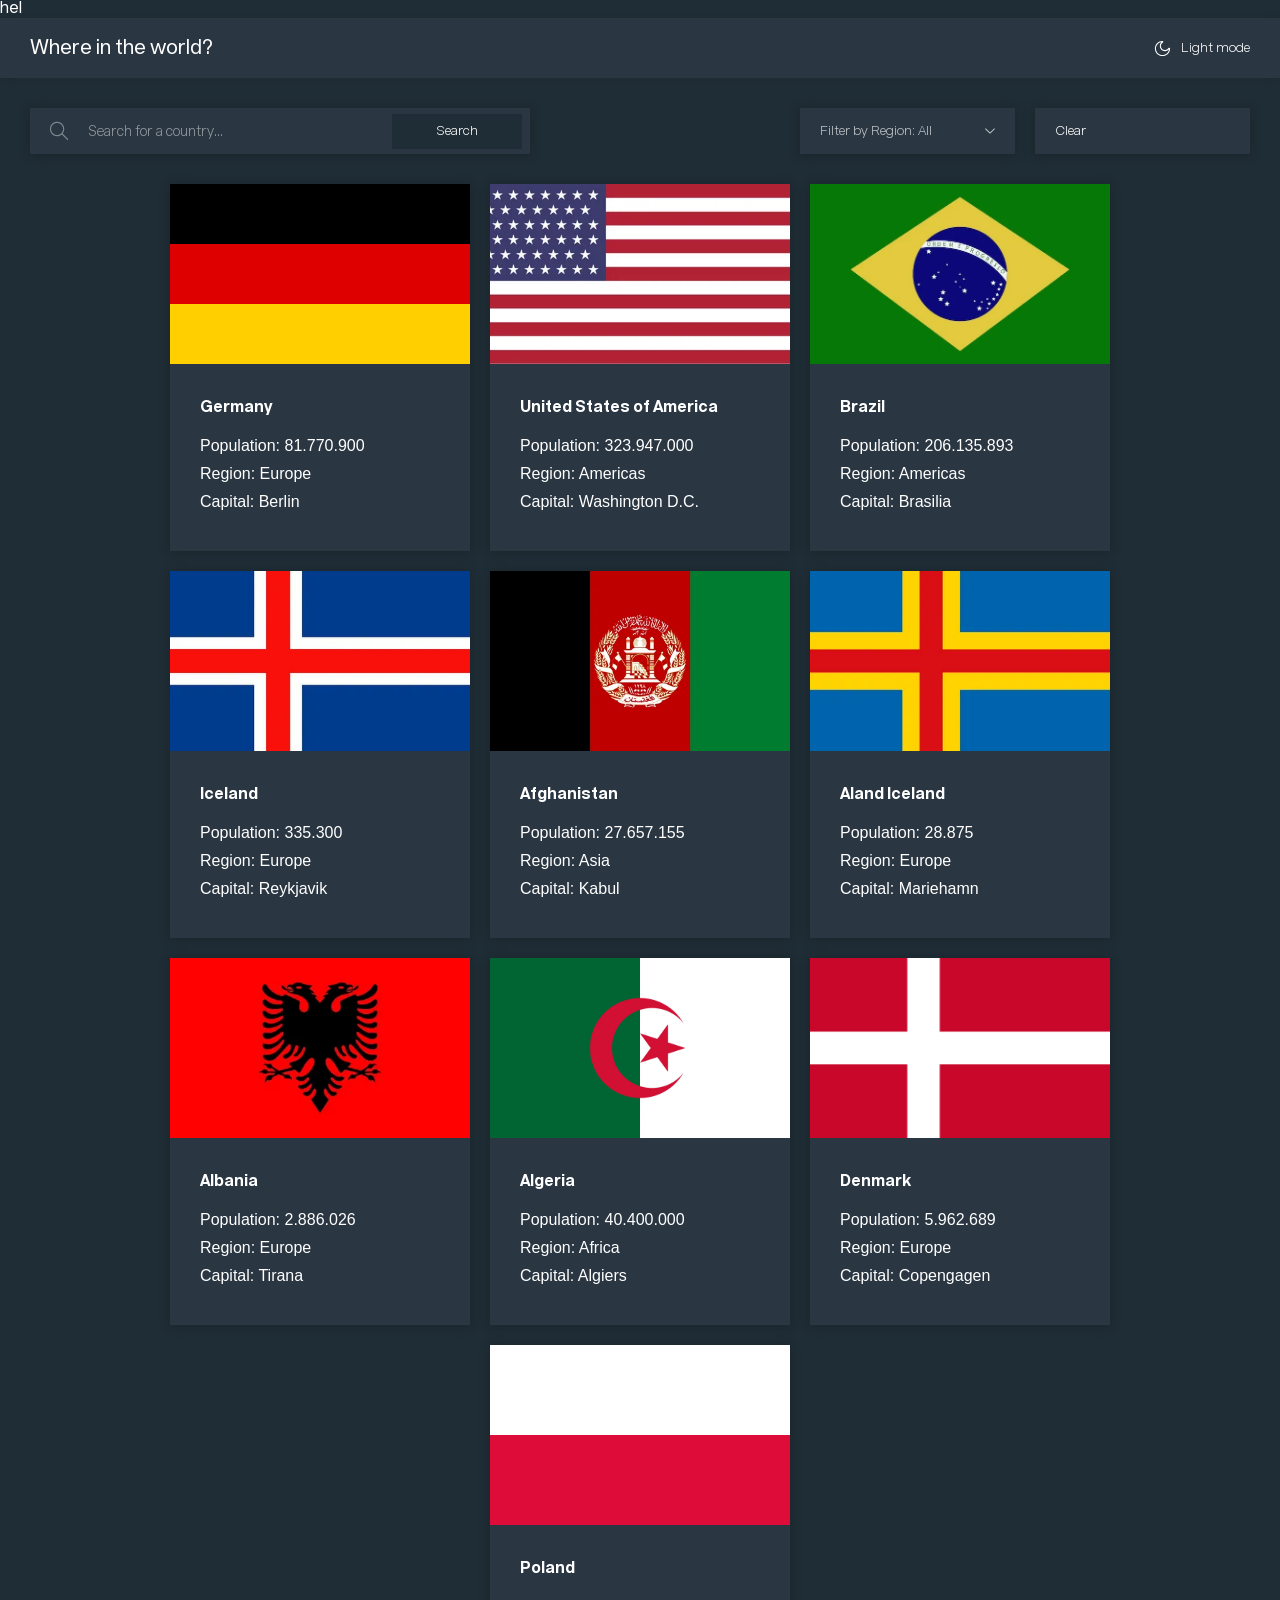
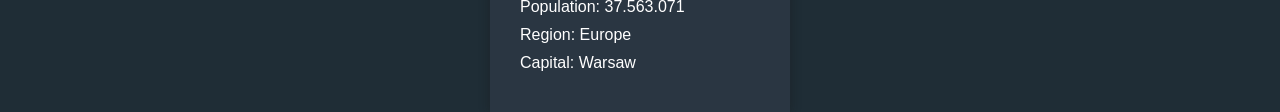
<file: index.html>
<!DOCTYPE html>
<html lang="en">
<head>
    <meta charset="UTF-8">
    <meta name="viewport" content="width=device-width, initial-scale=1.0">
    <link rel="stylesheet" href="./style.css">
    <title>Flags</title>
</head>
<body>hel
    <div class="container">
        <header class="header">
            <h1 class="header__text">
                <a href="#">Where in the world?</a>
            </h1>
            <button class="header__theme-switcher">
                <svg class="header__icon" viewBox="0 0 24 24" fill="none" xmlns="http://www.w3.org/2000/svg"><g id="SVGRepo_bgCarrier" stroke-width="0"></g><g id="SVGRepo_tracerCarrier" stroke-linecap="round" stroke-linejoin="round"></g><g id="SVGRepo_iconCarrier"> <path d="M21.0672 11.8568L20.4253 11.469L21.0672 11.8568ZM12.1432 2.93276L11.7553 2.29085V2.29085L12.1432 2.93276ZM21.25 12C21.25 17.1086 17.1086 21.25 12 21.25V22.75C17.9371 22.75 22.75 17.9371 22.75 12H21.25ZM12 21.25C6.89137 21.25 2.75 17.1086 2.75 12H1.25C1.25 17.9371 6.06294 22.75 12 22.75V21.25ZM2.75 12C2.75 6.89137 6.89137 2.75 12 2.75V1.25C6.06294 1.25 1.25 6.06294 1.25 12H2.75ZM15.5 14.25C12.3244 14.25 9.75 11.6756 9.75 8.5H8.25C8.25 12.5041 11.4959 15.75 15.5 15.75V14.25ZM20.4253 11.469C19.4172 13.1373 17.5882 14.25 15.5 14.25V15.75C18.1349 15.75 20.4407 14.3439 21.7092 12.2447L20.4253 11.469ZM9.75 8.5C9.75 6.41182 10.8627 4.5828 12.531 3.57467L11.7553 2.29085C9.65609 3.5593 8.25 5.86509 8.25 8.5H9.75ZM12 2.75C11.9115 2.75 11.8077 2.71008 11.7324 2.63168C11.6686 2.56527 11.6538 2.50244 11.6503 2.47703C11.6461 2.44587 11.6482 2.35557 11.7553 2.29085L12.531 3.57467C13.0342 3.27065 13.196 2.71398 13.1368 2.27627C13.0754 1.82126 12.7166 1.25 12 1.25V2.75ZM21.7092 12.2447C21.6444 12.3518 21.5541 12.3539 21.523 12.3497C21.4976 12.3462 21.4347 12.3314 21.3683 12.2676C21.2899 12.1923 21.25 12.0885 21.25 12H22.75C22.75 11.2834 22.1787 10.9246 21.7237 10.8632C21.286 10.804 20.7293 10.9658 20.4253 11.469L21.7092 12.2447Z" fill="currentColor"></path> </g></svg>
                <p>Light mode</p>
            </button>
        </header>

        <div class="search">
            <form action="" class="search__form">
                <svg class="search__icon semitransparent" fill="currentColor" viewBox="0 0 32 32" version="1.1" xmlns="http://www.w3.org/2000/svg"><g id="SVGRepo_bgCarrier" stroke-width="0"></g><g id="SVGRepo_tracerCarrier" stroke-linecap="round" stroke-linejoin="round"></g><g id="SVGRepo_iconCarrier"> <path d="M31.707 30.282l-9.717-9.776c1.811-2.169 2.902-4.96 2.902-8.007 0-6.904-5.596-12.5-12.5-12.5s-12.5 5.596-12.5 12.5 5.596 12.5 12.5 12.5c3.136 0 6.002-1.158 8.197-3.067l9.703 9.764c0.39 0.39 1.024 0.39 1.415 0s0.39-1.023 0-1.415zM12.393 23.016c-5.808 0-10.517-4.709-10.517-10.517s4.708-10.517 10.517-10.517c5.808 0 10.516 4.708 10.516 10.517s-4.709 10.517-10.517 10.517z"></path> </g></svg>
                <label for="searchInput"></label>
                <input class="search__input" type="search" id="searchInput" placeholder="Search for a country...">
                <button class="search__search-button" type="submit">Search</button>

            </form>
            <div class="search__filter">
                <button class="search__button">
                    <p class="transparent filter-by-region">Filter by Region: All</p>
                    <svg class="search__icon-arrow transparent" viewBox="0 -4.5 20 20" version="1.1" xmlns="http://www.w3.org/2000/svg" xmlns:xlink="http://www.w3.org/1999/xlink" fill="#000000"><g id="SVGRepo_bgCarrier" stroke-width="0"></g><g id="SVGRepo_tracerCarrier" stroke-linecap="round" stroke-linejoin="round"></g><g id="SVGRepo_iconCarrier"> <title>arrow_down [#339]</title> <desc>Created with Sketch.</desc> <defs> </defs> <g id="Page-1" stroke="none" stroke-width="1" fill="none" fill-rule="evenodd"> <g id="Dribbble-Light-Preview" transform="translate(-180.000000, -6684.000000)" fill="currentColor"> <g id="icons" transform="translate(56.000000, 160.000000)"> <path d="M144,6525.39 L142.594,6524 L133.987,6532.261 L133.069,6531.38 L133.074,6531.385 L125.427,6524.045 L124,6525.414 C126.113,6527.443 132.014,6533.107 133.987,6535 C135.453,6533.594 134.024,6534.965 144,6525.39" id="arrow_down-[#339]"> </path> </g> </g> </g> </g></svg>
                </button>
                <ul class="search__list">
                    <li class="search__item transparent">Americas</li>
                    <li class="search__item transparent">Asia</li>
                    <li class="search__item transparent">Africa</li>
                    <li class="search__item transparent">Europe</li>
                    <li class="search__item transparent">Oceania</li>
                    <li class="search__item transparent">All</li>
                </ul>
                <button class="search__clear-button search__button">Clear</button>
            </div>
            
        </div>

        <div class="flags">
            <ul class="flags__list">
                <li class="flags__item">
                    <a href="./flags/germany.html" class="flags__link">
                        <img class="flags__img" src="./img/gemany.png" alt="flag of germany">
                        <div class="wrapper">
                            <p class="flags__name">Germany</p>
                            <p class="flags__description">Population: 81.770.900</p>
                            <p class="flags__description" data-region="Europe">Region: Europe</p>
                            <p class="flags__description">Capital: Berlin</p>
                        </div>
                    </a>
                </li>
                <li class="flags__item">
                    <a href="./flags/usa.html" class="flags__link">
                        <img class="flags__img" src="./img/usa.webp" alt="flag of usa">
                        <div class="wrapper">
                            <p class="flags__name">United States of America</p>
                            <p class="flags__description">Population: 323.947.000</p>
                            <p class="flags__description" data-region="Americas">Region: Americas</p>
                            <p class="flags__description">Capital: Washington D.C.</p>
                        </div>
                    </a>
                </li>
                <li class="flags__item">
                    <a href="#" class="flags__link">
                        <img class="flags__img" src="./img/brazil.webp" alt="flag of brazil">
                        <div class="wrapper">
                            <p class="flags__name">Brazil</p>
                            <p class="flags__description">Population: 206.135.893</p>
                            <p class="flags__description" data-region="Americas">Region: Americas</p>
                            <p class="flags__description">Capital: Brasilia</p>
                        </div>
                    </a>
                </li>
                <li class="flags__item">
                    <a href="#" class="flags__link">
                        <img class="flags__img" src="./img/iceland.webp" alt="flag of iceland">
                        <div class="wrapper">
                            <p class="flags__name">Iceland</p>
                            <p class="flags__description">Population: 335.300 </p>
                            <p class="flags__description" data-region="Europe">Region: Europe</p>
                            <p class="flags__description">Capital: Reykjavik</p>
                        </div>
                    </a>
                </li>
                <li class="flags__item">
                    <a href="#" class="flags__link">
                        <img class="flags__img" src="./img/afghanistan.webp" alt="flag of afghanistan">
                        <div class="wrapper">
                            <p class="flags__name">Afghanistan</p>
                            <p class="flags__description">Population: 27.657.155</p>
                            <p class="flags__description" data-region="Asia">Region: Asia</p>
                            <p class="flags__description">Capital: Kabul</p>
                        </div>
                    </a>
                </li>
                <li class="flags__item">
                    <a href="#" class="flags__link">
                        <img class="flags__img" src="./img/aland.webp" alt="flag of aland iceland">
                        <div class="wrapper">
                            <p class="flags__name">Aland Iceland</p>
                            <p class="flags__description">Population: 28.875</p>
                            <p class="flags__description" data-region="Europe">Region: Europe</p>
                            <p class="flags__description">Capital: Mariehamn</p>
                        </div>
                    </a>
                </li>
                <li class="flags__item">
                    <a href="#" class="flags__link">
                        <img class="flags__img" src="./img/albania.webp" alt="flag of albania">
                        <div class="wrapper">
                            <p class="flags__name">Albania</p>
                            <p class="flags__description">Population: 2.886.026</p>
                            <p class="flags__description" data-region="Europe">Region: Europe</p>
                            <p class="flags__description">Capital: Tirana</p>
                        </div>
                    </a>
                </li>
                <li class="flags__item">
                    <a href="#" class="flags__link">
                        <img class="flags__img" src="./img/algeria.webp" alt="flag of algeria">
                        <div class="wrapper">
                            <p class="flags__name">Algeria</p>
                            <p class="flags__description">Population: 40.400.000</p>
                            <p class="flags__description" data-region="Africa">Region: Africa</p>
                            <p class="flags__description">Capital: Algiers</p>
                        </div>
                    </a>
                </li>
                <li class="flags__item">
                    <a href="./flags/denmark.html" class="flags__link">
                        <img class="flags__img" src="./img/denmark.png" alt="flag of denmark">
                        <div class="wrapper">
                            <p class="flags__name">Denmark</p>
                            <p class="flags__description">Population: 5.962.689</p>
                            <p class="flags__description" data-region="Europe">Region: Europe</p>
                            <p class="flags__description">Capital: Copengagen</p>
                        </div>
                    </a>
                </li>
                <li class="flags__item">
                    <a href="#" class="flags__link">
                        <img class="flags__img" src="./img/poland.png" alt="flag of poland">
                        <div class="wrapper">
                            <p class="flags__name">Poland</p>
                            <p class="flags__description">Population: 37.563.071</p>
                            <p class="flags__description" data-region="Europe">Region: Europe</p>
                            <p class="flags__description">Capital: Warsaw</p>
                        </div>
                    </a>
                </li>
                
            </ul>
        </div>
    </div>
    
    <script src="./script.js"></script>
</body>
</html>
</file>
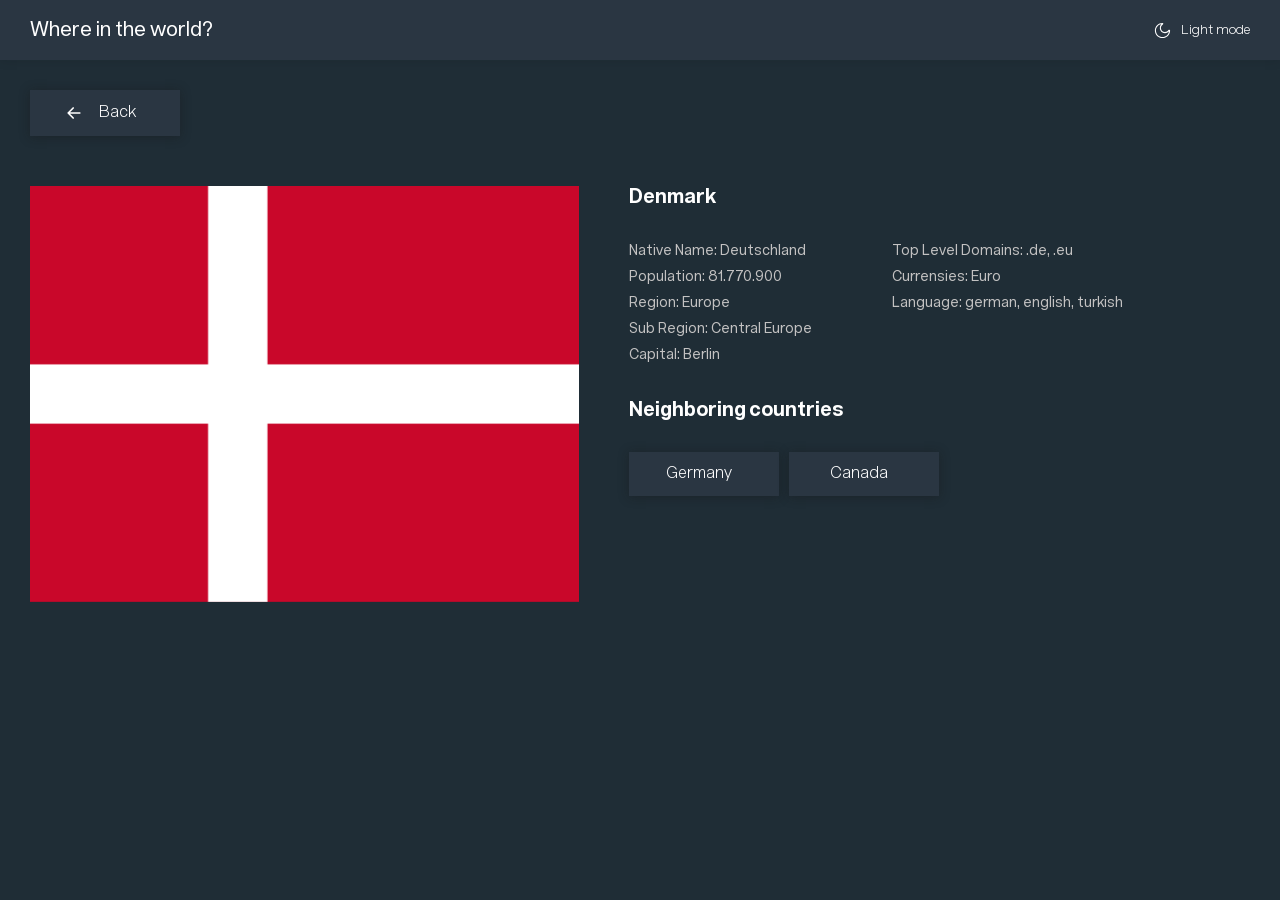
<file: flags/denmark.html>
<!DOCTYPE html>
<html lang="en">
<head>
    <meta charset="UTF-8">
    <meta name="viewport" content="width=device-width, initial-scale=1.0">
    <link rel="stylesheet" href="../style.css">
    <title>Germany</title>
</head>
<body>
    <div class="container">
        <header class="header">
            <h1 class="header__text">
                <a href="../index.html">Where in the world?</a>
            </h1>
            <button class="header__theme-switcher">
                <svg class="header__icon" viewBox="0 0 24 24" fill="none" xmlns="http://www.w3.org/2000/svg"><g id="SVGRepo_bgCarrier" stroke-width="0"></g><g id="SVGRepo_tracerCarrier" stroke-linecap="round" stroke-linejoin="round"></g><g id="SVGRepo_iconCarrier"> <path d="M21.0672 11.8568L20.4253 11.469L21.0672 11.8568ZM12.1432 2.93276L11.7553 2.29085V2.29085L12.1432 2.93276ZM21.25 12C21.25 17.1086 17.1086 21.25 12 21.25V22.75C17.9371 22.75 22.75 17.9371 22.75 12H21.25ZM12 21.25C6.89137 21.25 2.75 17.1086 2.75 12H1.25C1.25 17.9371 6.06294 22.75 12 22.75V21.25ZM2.75 12C2.75 6.89137 6.89137 2.75 12 2.75V1.25C6.06294 1.25 1.25 6.06294 1.25 12H2.75ZM15.5 14.25C12.3244 14.25 9.75 11.6756 9.75 8.5H8.25C8.25 12.5041 11.4959 15.75 15.5 15.75V14.25ZM20.4253 11.469C19.4172 13.1373 17.5882 14.25 15.5 14.25V15.75C18.1349 15.75 20.4407 14.3439 21.7092 12.2447L20.4253 11.469ZM9.75 8.5C9.75 6.41182 10.8627 4.5828 12.531 3.57467L11.7553 2.29085C9.65609 3.5593 8.25 5.86509 8.25 8.5H9.75ZM12 2.75C11.9115 2.75 11.8077 2.71008 11.7324 2.63168C11.6686 2.56527 11.6538 2.50244 11.6503 2.47703C11.6461 2.44587 11.6482 2.35557 11.7553 2.29085L12.531 3.57467C13.0342 3.27065 13.196 2.71398 13.1368 2.27627C13.0754 1.82126 12.7166 1.25 12 1.25V2.75ZM21.7092 12.2447C21.6444 12.3518 21.5541 12.3539 21.523 12.3497C21.4976 12.3462 21.4347 12.3314 21.3683 12.2676C21.2899 12.1923 21.25 12.0885 21.25 12H22.75C22.75 11.2834 22.1787 10.9246 21.7237 10.8632C21.286 10.804 20.7293 10.9658 20.4253 11.469L21.7092 12.2447Z" fill="currentColor"></path> </g></svg>
                <p>Light mode</p>
            </button>
        </header>
    </div>    

    <div class="country">
        <a href="../index.html" class="country__button search__button">
            <svg class="search__icon" viewBox="0 0 24 24" fill="none" xmlns="http://www.w3.org/2000/svg"><g id="SVGRepo_bgCarrier" stroke-width="0"></g><g id="SVGRepo_tracerCarrier" stroke-linecap="round" stroke-linejoin="round"></g><g id="SVGRepo_iconCarrier"> <path d="M5 12H19M5 12L11 6M5 12L11 18" stroke="currentColor" stroke-width="2" stroke-linecap="round" stroke-linejoin="round"></path> </g></svg>
            Back
        </a>
        <div class="country__wrapper">
            <img class="country__img" src="../img/denmark.png" alt="flag of denmark">
            <div class="country__main-description">
                <p class="country__name">Denmark</p>
                <div class="country__desc-wrapper">
                    <ul class="country__features">
                        <li class="country__description">Native Name: Deutschland</li>
                        <li class="country__description">Population: 81.770.900</li>
                        <li class="country__description">Region: Europe</li>
                        <li class="country__description">Sub Region: Central Europe</li>
                        <li class="country__description">Capital: Berlin</li>
                        
                    </ul>
                    <ul class="country__features">
                        <li class="country__description">Top Level Domains: .de, .eu</li>
                        <li class="country__description">Currensies: Euro</li>
                        <li class="country__description">Language: german, english, turkish</li>
                    </ul>
                </div>
                <p class="country__name">Neighboring countries</p>
                <ul class="country__neighbor-list">
                    <li class="country__neighbor-item">
                        <a href="./germany.html" class="country__button search__button">Germany</a>
                    </li>
                    <li class="country__neighbor-item">
                        <a href="../index.html" class="country__button search__button">Canada</a>
                    </li>
                    
                </ul>

                
        </div>
        </div>
    </div>

    <script src="../script.js"></script>
</body>
</html>
</file>
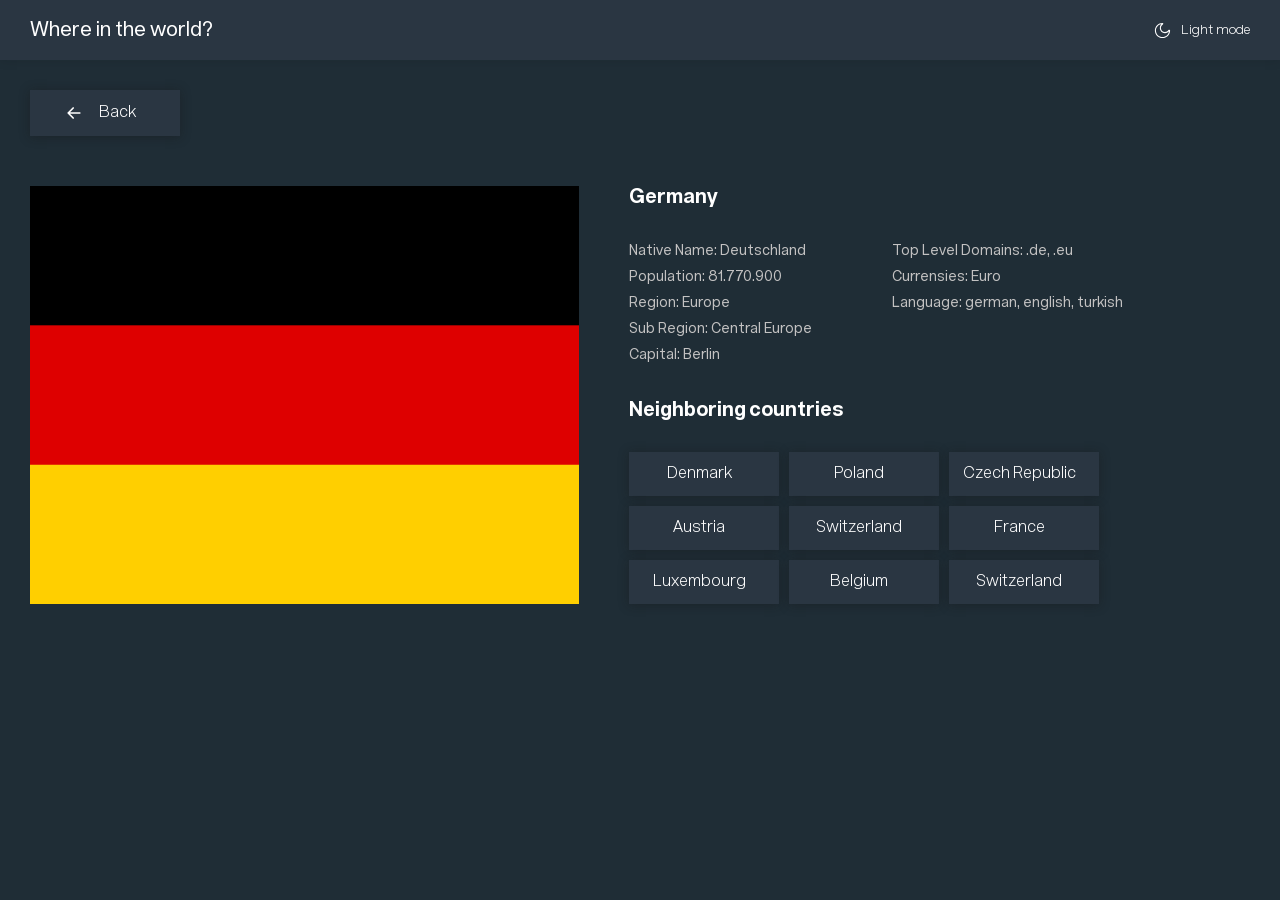
<file: flags/germany.html>
<!DOCTYPE html>
<html lang="en">
<head>
    <meta charset="UTF-8">
    <meta name="viewport" content="width=device-width, initial-scale=1.0">
    <link rel="stylesheet" href="../style.css">
    <title>Germany</title>
</head>
<body>
    <div class="container">
        <header class="header">
            <h1 class="header__text">
                <a href="../index.html">Where in the world?</a>
            </h1>
            <button class="header__theme-switcher">
                <svg class="header__icon" viewBox="0 0 24 24" fill="none" xmlns="http://www.w3.org/2000/svg"><g id="SVGRepo_bgCarrier" stroke-width="0"></g><g id="SVGRepo_tracerCarrier" stroke-linecap="round" stroke-linejoin="round"></g><g id="SVGRepo_iconCarrier"> <path d="M21.0672 11.8568L20.4253 11.469L21.0672 11.8568ZM12.1432 2.93276L11.7553 2.29085V2.29085L12.1432 2.93276ZM21.25 12C21.25 17.1086 17.1086 21.25 12 21.25V22.75C17.9371 22.75 22.75 17.9371 22.75 12H21.25ZM12 21.25C6.89137 21.25 2.75 17.1086 2.75 12H1.25C1.25 17.9371 6.06294 22.75 12 22.75V21.25ZM2.75 12C2.75 6.89137 6.89137 2.75 12 2.75V1.25C6.06294 1.25 1.25 6.06294 1.25 12H2.75ZM15.5 14.25C12.3244 14.25 9.75 11.6756 9.75 8.5H8.25C8.25 12.5041 11.4959 15.75 15.5 15.75V14.25ZM20.4253 11.469C19.4172 13.1373 17.5882 14.25 15.5 14.25V15.75C18.1349 15.75 20.4407 14.3439 21.7092 12.2447L20.4253 11.469ZM9.75 8.5C9.75 6.41182 10.8627 4.5828 12.531 3.57467L11.7553 2.29085C9.65609 3.5593 8.25 5.86509 8.25 8.5H9.75ZM12 2.75C11.9115 2.75 11.8077 2.71008 11.7324 2.63168C11.6686 2.56527 11.6538 2.50244 11.6503 2.47703C11.6461 2.44587 11.6482 2.35557 11.7553 2.29085L12.531 3.57467C13.0342 3.27065 13.196 2.71398 13.1368 2.27627C13.0754 1.82126 12.7166 1.25 12 1.25V2.75ZM21.7092 12.2447C21.6444 12.3518 21.5541 12.3539 21.523 12.3497C21.4976 12.3462 21.4347 12.3314 21.3683 12.2676C21.2899 12.1923 21.25 12.0885 21.25 12H22.75C22.75 11.2834 22.1787 10.9246 21.7237 10.8632C21.286 10.804 20.7293 10.9658 20.4253 11.469L21.7092 12.2447Z" fill="currentColor"></path> </g></svg>
                <p>Light mode</p>
            </button>
        </header>
    </div>    

    <div class="country">
        <a href="../index.html" class="country__button search__button">
            <svg class="search__icon" viewBox="0 0 24 24" fill="none" xmlns="http://www.w3.org/2000/svg"><g id="SVGRepo_bgCarrier" stroke-width="0"></g><g id="SVGRepo_tracerCarrier" stroke-linecap="round" stroke-linejoin="round"></g><g id="SVGRepo_iconCarrier"> <path d="M5 12H19M5 12L11 6M5 12L11 18" stroke="currentColor" stroke-width="2" stroke-linecap="round" stroke-linejoin="round"></path> </g></svg>
            Back
        </a>
        <div class="country__wrapper">
            <img class="country__img" src="../img/gemany.png" alt="flag of germany">
            <div class="country__main-description">
                <p class="country__name">Germany</p>
                <div class="country__desc-wrapper">
                    <ul class="country__features">
                        <li class="country__description">Native Name: Deutschland</li>
                        <li class="country__description">Population: 81.770.900</li>
                        <li class="country__description">Region: Europe</li>
                        <li class="country__description">Sub Region: Central Europe</li>
                        <li class="country__description">Capital: Berlin</li>
                        
                    </ul>
                    <ul class="country__features">
                        <li class="country__description">Top Level Domains: .de, .eu</li>
                        <li class="country__description">Currensies: Euro</li>
                        <li class="country__description">Language: german, english, turkish</li>
                    </ul>
                </div>
                <p class="country__name">Neighboring countries</p>
                <ul class="country__neighbor-list">
                    <li class="country__neighbor-item">
                        <a href="../index.html" class="country__button search__button">Denmark</a>
                    </li>
                    <li class="country__neighbor-item">
                        <a href="../index.html" class="country__button search__button">Poland</a>
                    </li>
                    <li class="country__neighbor-item">
                        <a href="../index.html" class="country__button search__button">Czech Republic</a>
                    </li>
                    <li class="country__neighbor-item">
                        <a href="../index.html" class="country__button search__button">Austria</a>
                    </li>
                    <li class="country__neighbor-item">
                        <a href="../index.html" class="country__button search__button">Switzerland</a>
                    </li>
                    <li class="country__neighbor-item">
                        <a href="../index.html" class="country__button search__button">France</a>
                    </li>
                    <li class="country__neighbor-item">
                        <a href="../index.html" class="country__button search__button">Luxembourg</a>
                        </li>
                    <li class="country__neighbor-item">
                        <a href="../index.html" class="country__button search__button">Belgium</a>
                    </li>
                    <li class="country__neighbor-item">
                        <a href="../index.html" class="country__button search__button">Switzerland</a>
                    </li>
                </ul>

                
        </div>
        </div>
    </div>

    <script src="../script.js"></script>
</body>
</html>
</file>
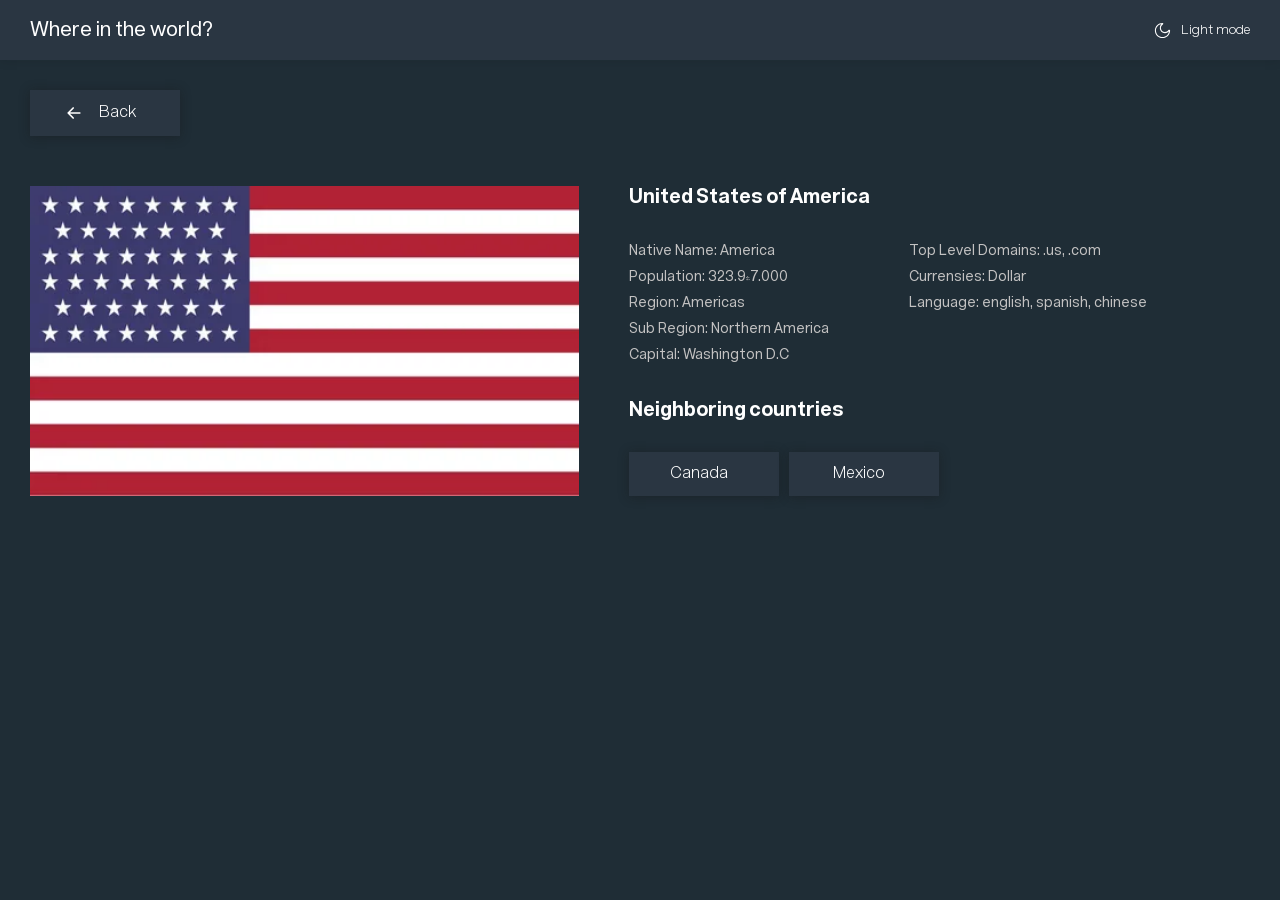
<file: flags/usa.html>
<!DOCTYPE html>
<html lang="en">
<head>
    <meta charset="UTF-8">
    <meta name="viewport" content="width=device-width, initial-scale=1.0">
    <link rel="stylesheet" href="../style.css">
    <title>USA</title>
</head>
<body>
    <div class="container">
        <header class="header">
            <h1 class="header__text">
                <a href="../index.html">Where in the world?</a>
            </h1>
            <button class="header__theme-switcher">
                <svg class="header__icon" viewBox="0 0 24 24" fill="none" xmlns="http://www.w3.org/2000/svg"><g id="SVGRepo_bgCarrier" stroke-width="0"></g><g id="SVGRepo_tracerCarrier" stroke-linecap="round" stroke-linejoin="round"></g><g id="SVGRepo_iconCarrier"> <path d="M21.0672 11.8568L20.4253 11.469L21.0672 11.8568ZM12.1432 2.93276L11.7553 2.29085V2.29085L12.1432 2.93276ZM21.25 12C21.25 17.1086 17.1086 21.25 12 21.25V22.75C17.9371 22.75 22.75 17.9371 22.75 12H21.25ZM12 21.25C6.89137 21.25 2.75 17.1086 2.75 12H1.25C1.25 17.9371 6.06294 22.75 12 22.75V21.25ZM2.75 12C2.75 6.89137 6.89137 2.75 12 2.75V1.25C6.06294 1.25 1.25 6.06294 1.25 12H2.75ZM15.5 14.25C12.3244 14.25 9.75 11.6756 9.75 8.5H8.25C8.25 12.5041 11.4959 15.75 15.5 15.75V14.25ZM20.4253 11.469C19.4172 13.1373 17.5882 14.25 15.5 14.25V15.75C18.1349 15.75 20.4407 14.3439 21.7092 12.2447L20.4253 11.469ZM9.75 8.5C9.75 6.41182 10.8627 4.5828 12.531 3.57467L11.7553 2.29085C9.65609 3.5593 8.25 5.86509 8.25 8.5H9.75ZM12 2.75C11.9115 2.75 11.8077 2.71008 11.7324 2.63168C11.6686 2.56527 11.6538 2.50244 11.6503 2.47703C11.6461 2.44587 11.6482 2.35557 11.7553 2.29085L12.531 3.57467C13.0342 3.27065 13.196 2.71398 13.1368 2.27627C13.0754 1.82126 12.7166 1.25 12 1.25V2.75ZM21.7092 12.2447C21.6444 12.3518 21.5541 12.3539 21.523 12.3497C21.4976 12.3462 21.4347 12.3314 21.3683 12.2676C21.2899 12.1923 21.25 12.0885 21.25 12H22.75C22.75 11.2834 22.1787 10.9246 21.7237 10.8632C21.286 10.804 20.7293 10.9658 20.4253 11.469L21.7092 12.2447Z" fill="currentColor"></path> </g></svg>
                <p>Light mode</p>
            </button>
        </header>
    </div>    

    <div class="country">
        <a href="../index.html" class="country__button search__button">
            <svg class="search__icon" viewBox="0 0 24 24" fill="none" xmlns="http://www.w3.org/2000/svg"><g id="SVGRepo_bgCarrier" stroke-width="0"></g><g id="SVGRepo_tracerCarrier" stroke-linecap="round" stroke-linejoin="round"></g><g id="SVGRepo_iconCarrier"> <path d="M5 12H19M5 12L11 6M5 12L11 18" stroke="currentColor" stroke-width="2" stroke-linecap="round" stroke-linejoin="round"></path> </g></svg>
            Back
        </a>
        <div class="country__wrapper">
            <img class="country__img" src="../img/usa.webp" alt="flag of germany">
            <div class="country__main-description">
                <p class="country__name">United States of America</p>
                <div class="country__desc-wrapper">
                    <ul class="country__features">
                        <li class="country__description">Native Name: America</li>
                        <li class="country__description">Population: 323.947.000</li>
                        <li class="country__description">Region: Americas</li>
                        <li class="country__description">Sub Region: Northern America</li>
                        <li class="country__description">Capital: Washington D.C</li>
                        
                    </ul>
                    <ul class="country__features">
                        <li class="country__description">Top Level Domains: .us, .com</li>
                        <li class="country__description">Currensies: Dollar</li>
                        <li class="country__description">Language: english, spanish, chinese</li>
                    </ul>
                </div>
                <p class="country__name">Neighboring countries</p>
                <ul class="country__neighbor-list">
                    <li class="country__neighbor-item">
                        <a href="../index.html" class="country__button search__button">Canada</a>
                    </li>
                    <li class="country__neighbor-item">
                        <a href="../index.html" class="country__button search__button">Mexico</a>
                    </li>
                    
                </ul>

                
        </div>
        </div>
    </div>

    <script src="../script.js"></script>
</body>
</html>
</file>
<file: style.css>
@font-face {
    font-family: "Acronym-Light";
    src: url(./fonts/Acronym-Light.woff2);
    font-weight: 300;
}
@font-face {
    font-family: "Acronym-Regular";
    src: url(./fonts/Acronym-Regular.woff2);
    font-weight: 500;
}
@font-face {
    font-family: "Acronym-Bold";
    src: url(./fonts/Acronym-Bold.woff2);
    font-weight: 700;
}

:root {
    --background-color: #1F2D36;
    --header-background-color: #2A3642;
    --color-text: #ffffff;
    --color-text-search: rgb(255, 255, 255, 0.5);
    --color-switcher-hover:  rgb(169, 167, 167);
    --padding: 30px;
    --search-shadow: 0px 1px 10px 0px rgba(22, 22, 22, 0.4);
}

.light-mode {
    --background-color: rgb(246, 245, 245);
    --header-background-color: white;
    --color-text:#000;
    --color-text-search: rgba(0, 0, 0, 0.5);
    --search-shadow: 0px 1px 10px 0px rgba(228, 227, 227, 0.8);
}

* {
    padding: 0;
    margin: 0;
    box-sizing: border-box;
}

a {
    text-decoration: none;
    color: var(--color-text);
}

ul,li {
    list-style: none;
}

input[type="search"]::-webkit-search-decoration,
input[type="search"]::-webkit-search-cancel-button,
input[type="search"]::-webkit-search-results-button,
input[type="search"]::-webkit-search-results-decoration {
  -webkit-appearance: none;
  display: none;
}

body {
    background-color: var(--background-color);
    color: var(--color-text);
    font-family: "Acronym-Regular";
}

/* .container {
    padding-inline: 40px ;
} */

.header {
    background-color: var(--header-background-color);
    box-shadow: 0px 1px 10px 0px rgba(22, 22, 22, 0.1);
    display: flex;
    justify-content: space-between;
    align-items: center;
    padding: 15px var(--padding);
}

.header__text {
    font-size: 20px;
    font-weight: 100;
    font-family: "Acronym-Regular";
}

.header__theme-switcher {
    display: flex;
    align-items: center;
    justify-content: end;
    gap: 10px;
    width: 150px;
    height: 30px;
    background-color: transparent;
    border: none;
    cursor: pointer;
    color: var(--color-text);
    font-family: "Acronym-Light";
    transition: color .3s;
}

.header__theme-switcher:hover {
    color: var(--color-switcher-hover);
}

.header__icon {
    height: 17px;
}

.search {
    display: flex;
    justify-content: space-between;
    align-items: center;
    padding: var(--padding);
}

.search__form {
    display: flex;
    align-items: center;
    gap: 10px;
    box-shadow: var(--search-shadow);
    width: 500px;
    padding: 13px 20px;
    background-color: var(--header-background-color);
    position: relative;
}



.search__input {
    background-color: transparent;
    border: none;
    color: var(--color-text);
    width: 100%;
    
}

.search__input::placeholder {
    color: var(--color-text-search);
    font-family: "Acronym-Light";
    font-size: 14px;
    transition: color .3s;
}

.search__input:focus {
    outline: none;
}

.search__input:focus::placeholder {
    color: rgb(123, 122, 122, .6);
}


.search__icon {
    height: 20px;
}

.semitransparent {
    opacity: .4;
}

.transparent {
    opacity: .7;
}

.search__filter {
    position: relative;
    width: 450px;
    display: flex;
    gap: 20px;
    height: 46px;
}

.search__button {
    display: flex;
    justify-content: space-between;
    align-items: center;
    background-color: var(--header-background-color);
    border: none;
    padding: 13px 20px;
    color: var(--color-text);
    box-shadow: var(--search-shadow);
    width: 100%;
    text-align: left;
    font-family: "Acronym-Light";
    cursor: pointer;
    transition: color .3s;
}

.search__button:hover {
    color:var(--color-switcher-hover);
}

.search__search-button {
    position: absolute;
    right: 8px;
    width: 130px;
    height: 35px;
    justify-content: center;
    background-color: var(--background-color);
    color: var(--color-text);
    box-shadow: none;
    border: none;
    font-family: "Acronym-Light";
    cursor: pointer;
    transition: color .3s;
}

.search__search-button:hover {
    color: var(--color-switcher-hover);
}

.search__icon-arrow {
    height: 10px;
}

.search__list {
    position: absolute;
    width: 100%;
    top: 50px;
    box-shadow: var(--search-shadow);
    background-color: var(--header-background-color);

    height: 0;
    overflow-y: hidden;
    transition: height .4s;
}



.search__button.active + .search__list {
    height: 215px;
}

.search__item {
    padding: 10px 20px;
    font-family: "Acronym-Light";
    font-size: 13px;
    cursor: pointer;
}

.search__item:hover {
    background-color: var(--background-color);
}

.flags {
    padding: 0 var(--padding);
}

.flags__list {
    display: flex;
    justify-content: center;
    flex-wrap: wrap;
    gap: 20px;
}

.flags__item {
    flex: 0 0 calc(25% - 15px);
    display: flex;
    justify-content: center;
}

.flags__link {
    box-shadow: var(--search-shadow);
    background-color: var(--header-background-color);
}

.flags__description {
    font-family: sans-serif;
    font-weight: 300;
}



.flags__img {
    width: 300px;
    height: 180px;
    object-fit: cover;
    max-width: 400px;
}

.wrapper {
    display: flex;
    flex-direction: column;
    gap: 10px;
    padding: 30px 30px 40px;
}

.flags__name {
    margin-bottom: 10px;
    font-family: "Acronym-Bold";
}

.country {
    display: flex;
    flex-direction: column;
    gap: 50px;
    padding: var(--padding);
}

.country__button {
    width: 150px;
    display: flex;
    align-items: center;
    justify-content: center;
    gap: 15px;
    padding-left: 10px;
}

.country__wrapper {
    display: flex;
    gap: 50px;
}

.country__img {
    width: 45%;
}

.country__main-description {
    display: flex;
    flex-direction: column;
    gap: 30px;
}

.country__desc-wrapper {
    display: flex;
    gap: 80px;
}

.country__neighbor-list {
    display: flex;
    flex-wrap: wrap;
    gap: 10px;
}

.country__name {
    font-size: 20px;
    font-family: "Acronym-Bold";
}
.country__description {
    padding: 5px 0px;
    font-size: 14px;
    color: rgb(195, 194, 194);
}

.hidden {
    display: none;
}

@media (max-width: 1024px) {
    .flags__item {
        flex: 0 0 40%;
    }

    .country__wrapper {
        flex-direction: column;
    }

    .country__img {
        
        min-width: 500px;
    }

    .search {
        flex-direction: column;
        
    }

    .search__form {
        width: 100%;
    }

    .search__filter {
        
        top: 20px;
        width: 100%;
        
    }

    .search__search-button {
        
        right: 8px;
    }

    .flags {
        padding: 30px 0;
    }
}

@media (max-width: 768px) {

    .header {
        padding: 30px var(--padding);
    }

    .header__text {
        font-size: 16px;
    }

    .search {
        flex-direction: column;
    }

    .search__form {
        width: 100%;
    }

    .search__filter {
        
        top: 20px;
        width: 100%;
        
    }

    .flags__item {
        flex: 0 0 100%;
    }

    .flags__list {
        gap: 35px;
    }

    .flags {
        padding: 30px 0;
    }

    .country__desc-wrapper {
        flex-direction: column;
        gap: 30px;
    }

    .country__neighbor-list {
        width: 400px;
    }

    .country__neighbor-item {
        flex-basis: 40%;
        
    }

    .country__img {
        width: 100%;
        max-width: 500px;
        min-width: 10px;
    }
    



}
</file>
